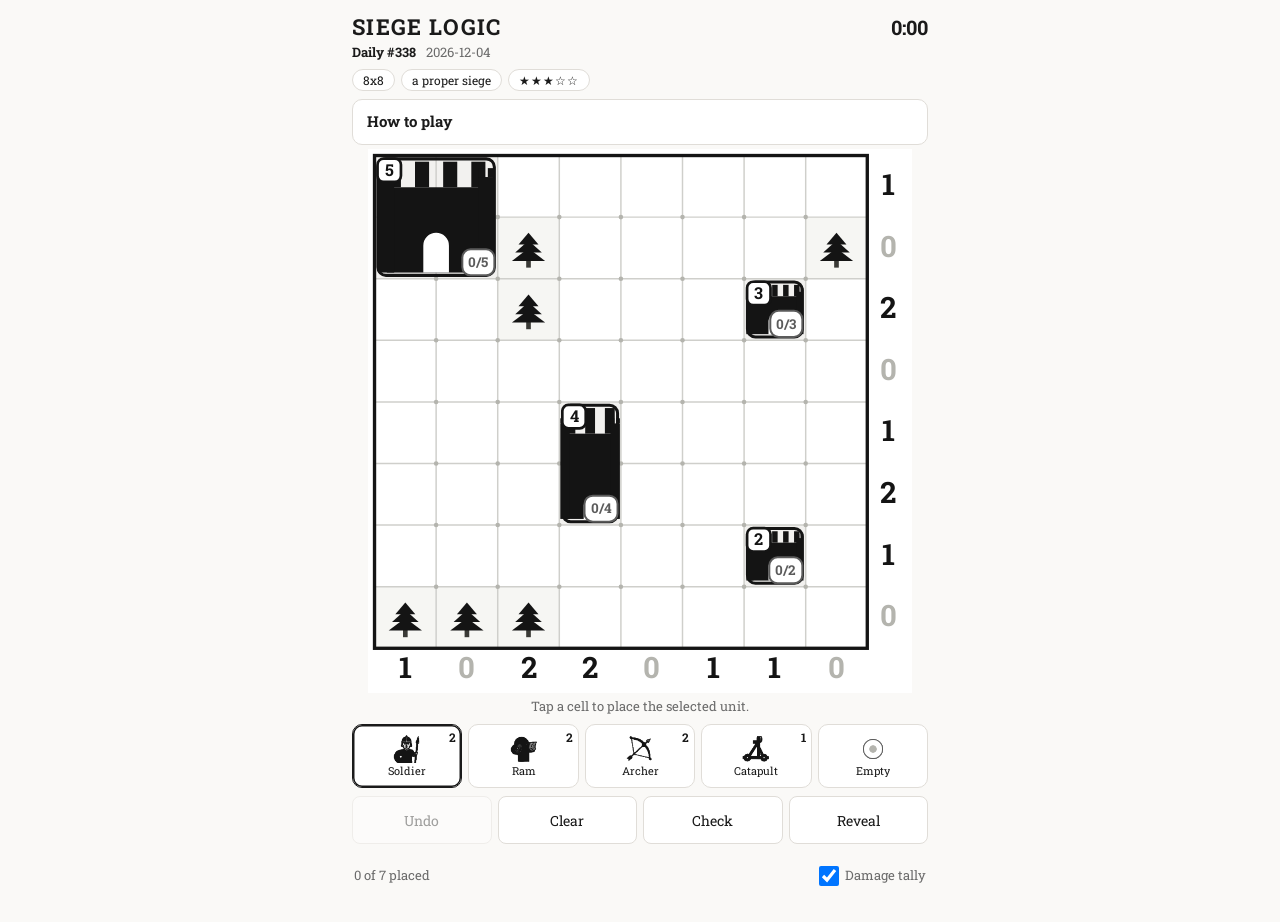
<file: index.html>
<!doctype html>
<html lang="en">
  <head>
    <meta charset="utf-8" />
    <meta
      name="viewport"
      content="width=device-width, initial-scale=1, viewport-fit=cover"
    />
    <meta name="color-scheme" content="light" />
    <meta name="theme-color" content="#faf9f7" />
    <meta
      name="description"
      content="A new siege logic puzzle every day: place the arsenal so every castle takes exactly its resistance."
    />
    <title>SIEGE LOGIC · Daily siege</title>
    <link rel="stylesheet" href="css/daily.css?v=bd9cd8d" />
  </head>
  <body>
    <header>
      <div class="top">
        <h1><a href="index.html">SIEGE LOGIC</a></h1>
        <span id="clock">0:00</span>
      </div>
      <div class="meta">
        <span id="num">Daily</span>
        <span id="day"></span>
        <span id="streak"></span>
      </div>
      <div class="chips">
        <span class="tag" id="chipBoard"></span>
        <span class="tag" id="chipRung"></span>
        <span class="tag stars" id="chipStars"></span>
      </div>
    </header>

    <!-- What a player needs to know arriving from a shared link, and no more.
     It sits above the board because that is where a newcomer looks first.
     The full rules, with their figures, are on the booklet page. The icons
     are painted by js/daily.js once ART.ready is in. -->
    <details id="how">
      <summary>How to play</summary>
      <p>
        Place the whole <b>arsenal</b> on empty cells so that every castle takes
        <b>exactly</b> the damage in its corner badge — overshooting is as wrong
        as falling short.
      </p>

      <h3>The units</h3>
      <p>
        Units only shoot along their <b>row or column</b>, never diagonally. A
        unit hits <b>every</b> castle in its reach, always for the same damage
        however far away it is, and range counts to a castle’s nearest cell.
      </p>
      <div class="unit">
        <canvas data-unit="S" width="88" height="88"></canvas>
        <div>
          <b>Soldier</b> <span class="dmg">1</span>
          <p>
            Strikes a castle on the cell right next to it. Nothing can block it.
          </p>
          <div class="figs" data-figs="unit-S"></div>
        </div>
      </div>
      <div class="unit">
        <canvas data-unit="R" width="88" height="88"></canvas>
        <div>
          <b>Ram</b> <span class="dmg">3</span>
          <p>
            Same reach as the soldier — the cell right next to it — but three
            times the damage. Nothing can block it.
          </p>
          <div class="figs" data-figs="unit-R"></div>
        </div>
      </div>
      <div class="unit">
        <canvas data-unit="A" width="88" height="88"></canvas>
        <div>
          <b>Archer</b> <span class="dmg">1</span>
          <p>
            Shoots at a castle <b>2 or 3 cells</b> away. The shot is flat: a
            forest, another unit or another castle in between stops it. A castle
            right next to it is too close.
          </p>
          <div class="figs" data-figs="unit-A"></div>
        </div>
      </div>
      <div class="unit">
        <canvas data-unit="C" width="88" height="88"></canvas>
        <div>
          <b>Catapult</b> <span class="dmg">2</span>
          <p>
            Hurls at a castle <b>3, 4 or 5 cells</b> away. The shot arcs over
            forests and units; only another castle in between stops it. Anything
            closer is out of its reach.
          </p>
          <div class="figs" data-figs="unit-C"></div>
        </div>
      </div>

      <h3>The rules</h3>
      <ul>
        <li>
          The numbers on the right and along the bottom are how many units each
          row and column holds.
        </li>
        <li>
          No two units touch, not even diagonally. Never on a castle or a
          forest.
        </li>
        <li>Every unit must hit at least one castle.</li>
        <li>
          There is exactly one answer, and it is reached without guessing.
        </li>
      </ul>

      <h3>Playing</h3>
      <p class="hint">
        Pick a unit below and tap a cell to place it; tap it again to remove it.
        <b>Empty</b> pencils in a cell you know stays empty. Hold a cell to
        clear it. A dashed ring means a unit touches another or reaches nothing.
      </p>
      <p class="hint">
        Your <b>score</b> drops each time you take a unit back off the board or
        press Check: deduce first, then place. The clock does not count against
        it.
      </p>
      <p class="hint">A new siege every day at midnight.</p>
    </details>

    <div id="stage"><canvas id="board" aria-label="Puzzle board"></canvas></div>

    <p id="status" role="status" aria-live="polite">Loading…</p>

    <div id="palette" aria-label="Arsenal"></div>

    <div id="tools">
      <button id="undo" disabled>Undo</button>
      <button id="clear">Clear</button>
      <button id="check">Check</button>
      <button id="reveal">Reveal</button>
    </div>

    <div id="foot">
      <span id="left"></span>
      <label class="opt"
        ><input type="checkbox" id="damage" checked /> Damage tally</label
      >
    </div>

    <div id="win" role="dialog" aria-modal="true" aria-labelledby="winTitle">
      <div class="panel">
        <h2 id="winTitle">Castle taken</h2>
        <p id="winBody"></p>
        <div class="row">
          <button id="share">Share</button>
          <button id="close" class="ghost">Close</button>
        </div>
      </div>
    </div>

    <!-- Classic scripts, in dependency order, never type="module": a module is
     fetched, and a fetch over file:// is blocked. js/sheet.js is not loaded:
     js/play.js paints the board here. js/workshop.js is, for its pure half —
     its page wiring skips itself on any page without the workshop's form. -->
    <script src="js/engine.js?v=bd9cd8d"></script>
    <script src="js/assets.js?v=bd9cd8d"></script>
    <script src="js/art.js?v=bd9cd8d"></script>
    <script src="js/figures.js?v=bd9cd8d"></script>
    <script src="js/workshop.js?v=bd9cd8d"></script>
    <script src="js/play.js?v=bd9cd8d"></script>
    <script src="js/daily.js?v=bd9cd8d"></script>
  </body>
</html>
</file>
<file: css/daily.css>
/* ASSAULT — the daily challenge's own shell. It does NOT load page.css:
 * that one pins .card in millimetres for print, and the whole of its
 * @media print block is about paper. The daily is a phone screen, so this
 * file has no print rules at all. The colour tokens are page.css's, so the
 * three pages still read as one family. */
:root{--ink:#1a1a1a;--mut:#6b6b6b;--line:#e0ddd8;--bg:#faf9f7;--gut:12px}
*{box-sizing:border-box}
html{-webkit-text-size-adjust:100%}
body{margin:0 auto;max-width:600px;background:var(--bg);color:var(--ink);
  font:15px/1.5 "Roboto Slab",Georgia,serif;
  padding:calc(env(safe-area-inset-top) + 10px) var(--gut) calc(env(safe-area-inset-bottom) + 20px);
  overscroll-behavior-y:none;-webkit-tap-highlight-color:transparent}
a{color:inherit}

header{margin-bottom:6px}
.top{display:flex;align-items:baseline;justify-content:space-between}
h1{font-size:22px;letter-spacing:.06em;margin:0}
h1 a{text-decoration:none}
#clock{font-size:20px;font-weight:700;font-variant-numeric:tabular-nums}
.meta{display:flex;gap:10px;flex-wrap:wrap;color:var(--mut);font-size:13px}
#num{font-weight:700;color:var(--ink)}
#streak:empty{display:none}
#streak{font-weight:700;color:var(--ink)}
body.replay #day{font-style:italic}
.chips{display:flex;gap:6px;flex-wrap:wrap;margin-top:6px}
.tag{border:1px solid var(--line);background:#fff;border-radius:999px;padding:1px 10px;font-size:12px}
.tag:empty{display:none}
.stars{letter-spacing:.08em}

/* The board takes whatever is left of the screen once the header, the
 * palette and the tools have had theirs, and never more than the width.
 * js/play.js measures this box and draws a square inside it, so the board
 * never scrolls and never needs a pinch to read. The vh line is the
 * fallback for browsers without dvh. */
#stage{display:flex;justify-content:center;align-items:center;width:100%;
  height:min(calc(100vw - 2 * var(--gut)), calc(100vh - 356px), 560px);
  height:min(calc(100vw - 2 * var(--gut)), calc(100dvh - 356px), 560px);
  min-height:260px;margin:4px 0}
#board{display:block;touch-action:manipulation;user-select:none;-webkit-user-select:none;
  -webkit-touch-callout:none}

#status{min-height:1.5em;margin:2px 0 8px;text-align:center;color:var(--mut);font-size:13px}
#status.bad{color:#9b1c1c}

/* Touch targets are 48px at least: a thumb is not a cursor. */
#palette{display:flex;gap:6px}
.chip{flex:1 1 0;min-width:0;min-height:64px;padding:4px 2px 5px;position:relative;
  display:flex;flex-direction:column;align-items:center;justify-content:center;gap:1px;
  border:1.5px solid var(--line);background:#fff;color:var(--ink);border-radius:10px;
  font:inherit;cursor:pointer}
.chip .ico{width:30px;height:30px}
.chip .nm{font-size:11px;line-height:1.1;white-space:nowrap;overflow:hidden;text-overflow:ellipsis;max-width:100%}
.chip .ct{position:absolute;top:3px;right:5px;font-size:12px;font-weight:700}
.chip.on{border-color:var(--ink);box-shadow:inset 0 0 0 1.5px var(--ink)}
.chip.spent .ico{opacity:.35}
.chip.over .ct{text-decoration:underline}

#tools{display:grid;grid-template-columns:repeat(4,1fr);gap:6px;margin-top:8px}
button{min-height:48px;padding:8px 6px;border:1px solid var(--ink);background:var(--ink);color:#fff;
  border-radius:8px;font:inherit;font-size:14px;cursor:pointer}
#tools button,button.ghost{background:#fff;color:var(--ink);border-color:var(--line)}
button:disabled{opacity:.4;cursor:default}
button:active{opacity:.75}

#foot{display:flex;justify-content:space-between;align-items:center;margin:10px 2px 4px;
  color:var(--mut);font-size:13px}
.opt{display:flex;align-items:center;gap:6px;min-height:44px}
.opt input{width:20px;height:20px;margin:0}

/* Above the board, closed by default: shut, it costs one 48px row, and
 * #stage's height reserves that row so the tools stay on screen. */
#how{margin:8px 0 4px;background:#fff;border:1px solid var(--line);border-radius:10px;padding:0 14px}
#how summary{min-height:44px;display:flex;align-items:center;font-weight:700;cursor:pointer}
#how p,#how ul{font-size:14px;margin:0 0 10px}
#how ul{padding-left:18px}
#how h3{font-size:13px;letter-spacing:.08em;text-transform:uppercase;margin:14px 0 6px}
.unit{display:flex;gap:10px;align-items:flex-start;padding:8px 0;border-top:1px solid var(--line)}
.unit:last-of-type{border-bottom:1px solid var(--line);margin-bottom:10px}
.unit canvas{width:44px;height:44px;flex:none}
.unit p{margin:2px 0 0!important}
.figs{display:flex;flex-wrap:wrap;align-items:flex-end;gap:4px 14px;margin-top:6px}
.figs canvas{display:block}
.dmg{display:inline-block;min-width:22px;padding:0 6px;border-radius:999px;background:var(--ink);color:#fff;
  font-size:12px;font-weight:700;text-align:center;vertical-align:1px}
.dmg::after{content:" dmg";font-weight:400}
.hint{color:var(--mut)}

#win{position:fixed;inset:0;display:none;align-items:center;justify-content:center;
  background:rgba(250,249,247,.82);padding:var(--gut);z-index:10}
#win.show{display:flex}
#win .panel{width:100%;max-width:360px;background:#fff;border:1.5px solid var(--ink);border-radius:14px;
  padding:20px;text-align:center;box-shadow:0 8px 30px rgba(0,0,0,.12)}
#win h2{margin:0 0 6px;font-size:22px;letter-spacing:.04em}
#win p{margin:0 0 16px;color:var(--mut)}
#win .row{display:flex;gap:8px}
#win .row button{flex:1}
</file>
